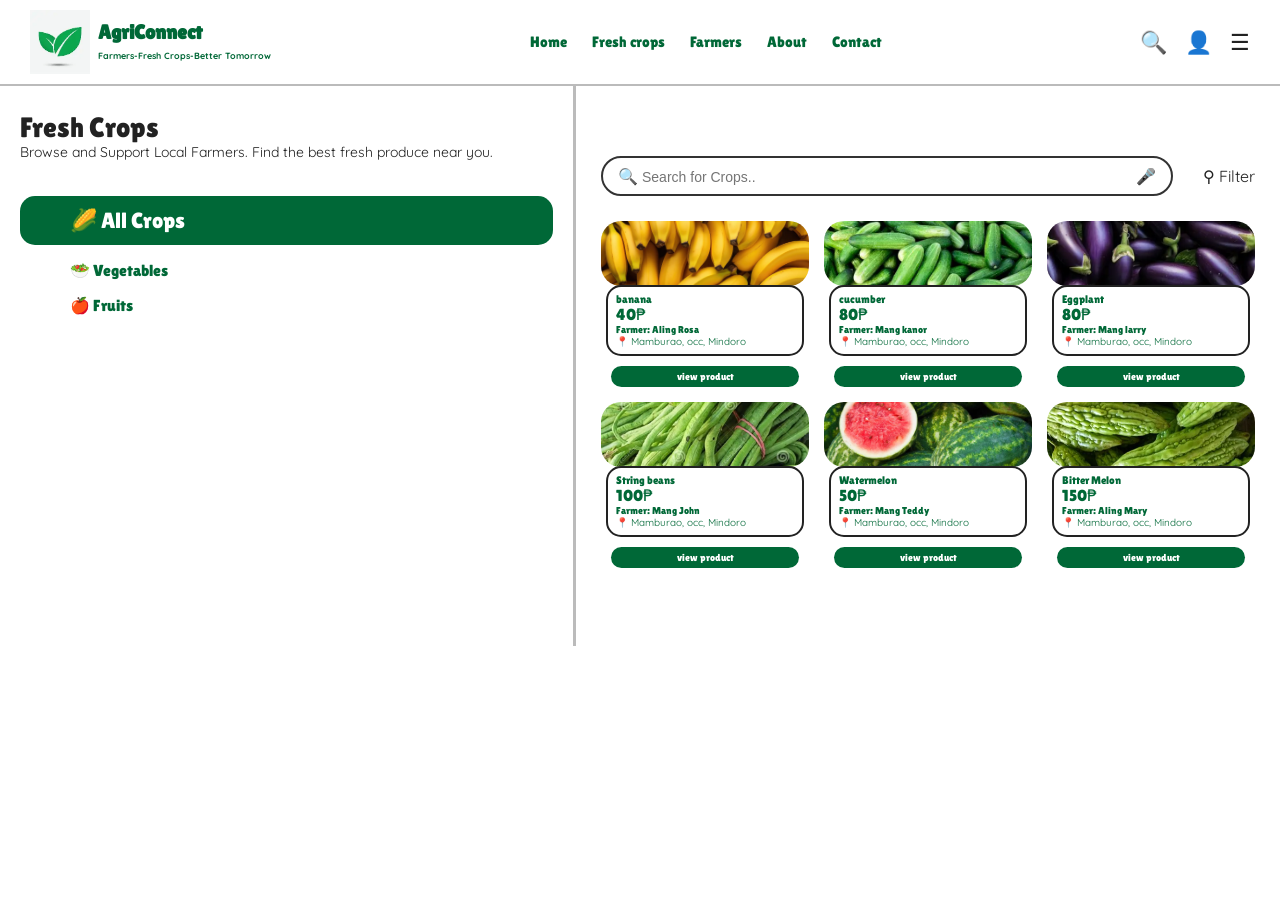
<file: crops.html>
<!DOCTYPE html>
<html lang="en">
<head>
  <meta charset="UTF-8">
  <meta name="viewport" content="width=device-width, initial-scale=1.0">
  <title>AgriConnect - Fresh Crops</title>
  <link href="https://fonts.googleapis.com/css2?family=Lilita+One&family=Quicksand:wght@400;600&display=swap" rel="stylesheet">
  <link rel="stylesheet" href="crops.css">
</head>
<body>
  <!-- ===== HEADER ===== -->
  <header class="navbar">
    <a href="index.html" class="logo">
      <img src="/images/OIP (7).webp" alt="AgriConnect logo">
      <div><b>AgriConnect</b><small>Farmers-Fresh Crops-Better Tomorrow</small></div>
    </a>
    <nav class="nav-links">
      <a href="index.html">Home</a>
      <a href="crops.html">Fresh crops</a>
      <a href="#">Farmers</a>
      <a href="#">About</a>
      <a href="#">Contact</a>
    </nav>
    <div class="nav-icons"><span>🔍</span><a href="login.html">👤</a><span>☰</span></div>
  </header>
  <div class="two-columns">
    <!-- LEFT: title + categories -->
    <aside class="sidebar">
      <h2>Fresh Crops</h2>
      <p>Browse and Support Local Farmers. Find the best fresh produce near you.</p>
      <div class="category active">🌽 All Crops</div>
      <div class="category">🥗 Vegetables</div>
      <div class="category">🍎 Fruits</div>
    </aside>
    <!-- RIGHT: search + grid of crops -->
    <main class="content">
      <div class="search-row">
        <div class="search-box"><span>🔍 <input type="text" placeholder="Search for Crops.."></span><span>🎤</span></div>
        <span>⚲ Filter</span>
      </div>
      <div class="grid">
      <div class="crop-card">
        <img src="/images/Bananas.webp" alt="banana">
        <div class="crop-info">
          <h4>banana</h4><div class="price">40₱</div>
          <div class="farmer">Farmer: Aling Rosa</div>
          <div class="place">📍 Mamburao, occ, Mindoro</div>
        </div>
        <a href="product.html" class="btn">view product</a>
      </div>
      <div class="crop-card">
        <img src="/images/OIP (3).webp" alt="cucumber">
        <div class="crop-info">
          <h4>cucumber</h4><div class="price">80₱</div>
          <div class="farmer">Farmer: Mang kanor</div>
          <div class="place">📍 Mamburao, occ, Mindoro</div>
        </div>
        <a href="product.html" class="btn">view product</a>
      </div>
      <div class="crop-card">
        <img src="/images/OIP (4).webp" alt="Eggplant">
        <div class="crop-info">
          <h4>Eggplant</h4><div class="price">80₱</div>
          <div class="farmer">Farmer: Mang larry</div>
          <div class="place">📍 Mamburao, occ, Mindoro</div>
        </div>
        <a href="product.html" class="btn">view product</a>
      </div>
      <div class="crop-card">
        <img src="/images/OIP (5).webp" alt="String beans">
        <div class="crop-info">
          <h4>String beans</h4><div class="price">100₱</div>
          <div class="farmer">Farmer: Mang John</div>
          <div class="place">📍 Mamburao, occ, Mindoro</div>
        </div>
        <a href="product.html" class="btn">view product</a>
      </div>
      <div class="crop-card">
        <img src="/images/GettyImages-127741243-5892285b3df78caebc8da2e8.jpg" alt="Watermelon">
        <div class="crop-info">
          <h4>Watermelon</h4><div class="price">50₱</div>
          <div class="farmer">Farmer: Mang Teddy</div>
          <div class="place">📍 Mamburao, occ, Mindoro</div>
        </div>
        <a href="product.html" class="btn">view product</a>
      </div>
      <div class="crop-card">
        <img src="/images/OIP (6).webp" alt="Bitter Melon">
        <div class="crop-info">
          <h4>Bitter Melon</h4><div class="price">150₱</div>
          <div class="farmer">Farmer: Aling Mary</div>
          <div class="place">📍 Mamburao, occ, Mindoro</div>
        </div>
        <a href="product.html" class="btn">view product</a>
      </div>
      </div>
    </main>
  </div>
</body>
</html>
</file>
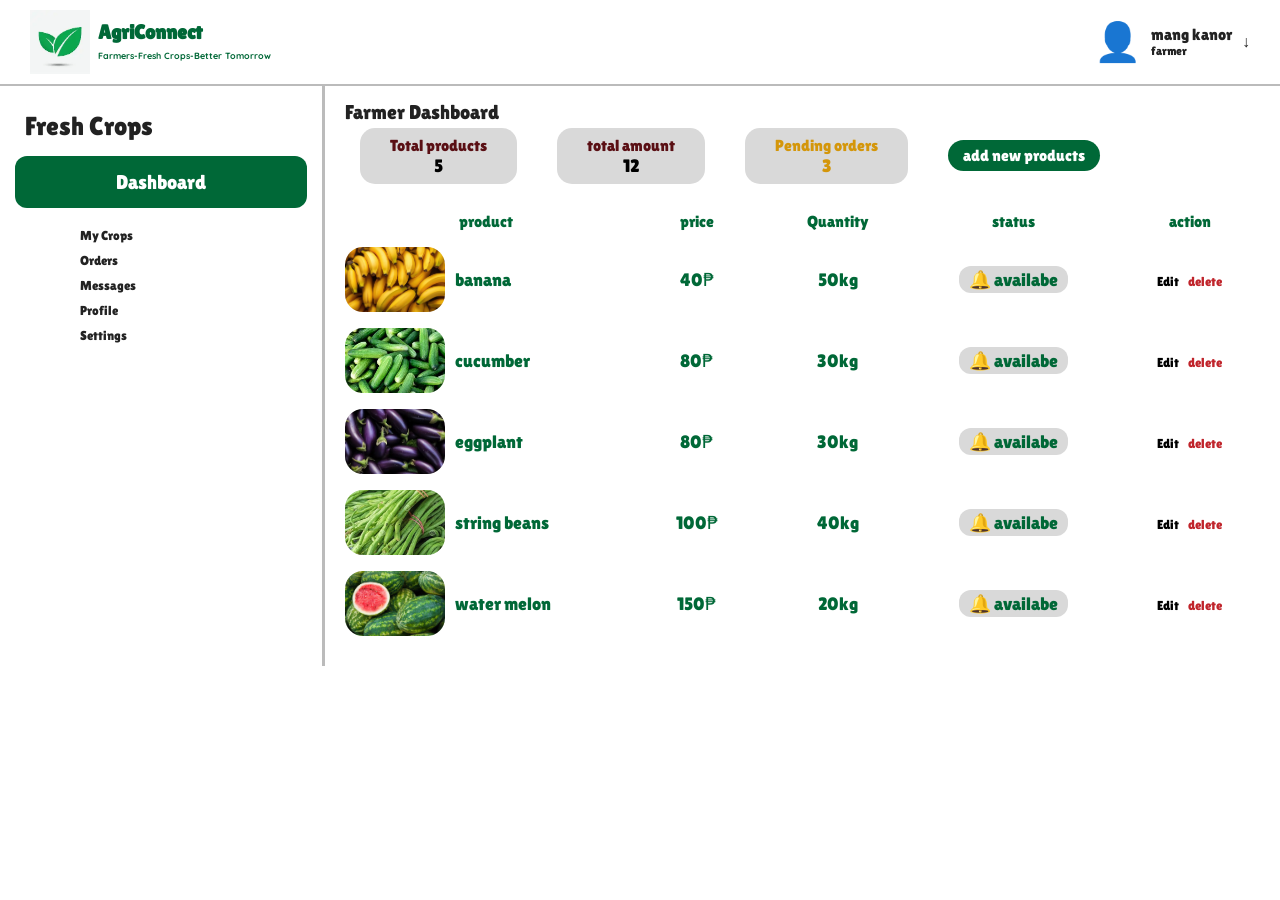
<file: dashboard.html>
<!DOCTYPE html>
<html lang="en">
<head>
  <meta charset="UTF-8">
  <meta name="viewport" content="width=device-width, initial-scale=1.0">
  <title>AgriConnect - Farmer Dashboard</title>
  <link href="https://fonts.googleapis.com/css2?family=Lilita+One&family=Quicksand:wght@400;600&display=swap" rel="stylesheet">
  <link rel="stylesheet" href="dashboard.css">
</head>
<body>
  <header class="navbar">
    <a href="index.html" class="logo">
      <img src="/images/OIP (7).webp" alt="AgriConnect logo">
      <div><b>AgriConnect</b><small>Farmers-Fresh Crops-Better Tomorrow</small></div>
    </a>
    <div class="user-box"><span class="avatar">👤</span><div>mang kanor<small>farmer</small></div> ↓</div>
  </header>
  <div class="dash-layout">
    <aside class="menu">
      <h2>Fresh Crops</h2>
      <a href="dashboard.html" class="active">Dashboard</a>
      <a href="#">My Crops</a><a href="orders.html">Orders</a><a href="messages.html">Messages</a>
      <a href="#">Profile</a><a href="#">Settings</a>
    </aside>
    <main class="main">
      <h2>Farmer Dashboard</h2>
      <div class="stats">
        <div class="stat">Total products<b>5</b></div>
        <div class="stat">total amount<b>12</b></div>
        <div class="stat orange">Pending orders<b>3</b></div>
        <a href="#" class="btn" style="padding:6px 15px; border-radius:20px">add new products</a>
      </div>
      <div class="table-row table-head"><div>product</div><div>price</div><div>Quantity</div><div>status</div><div>action</div></div>
      <div class="table-row">
        <div class="item"><img src="/images/Bananas.webp" alt="banana"> banana</div>
        <div>40₱</div><div>50kg</div><div><span class="status">🔔 availabe</span></div>
        <div><a href="#" class="edit">Edit</a> &nbsp; <a href="#" class="delete">delete</a></div>
      </div>
      <div class="table-row">
        <div class="item"><img src="/images/OIP (3).webp" alt="cucumber"> cucumber</div>
        <div>80₱</div><div>30kg</div><div><span class="status">🔔 availabe</span></div>
        <div><a href="#" class="edit">Edit</a> &nbsp; <a href="#" class="delete">delete</a></div>
      </div>
      <div class="table-row">
        <div class="item"><img src="/images/OIP (4).webp" alt="eggplant"> eggplant</div>
        <div>80₱</div><div>30kg</div><div><span class="status">🔔 availabe</span></div>
        <div><a href="#" class="edit">Edit</a> &nbsp; <a href="#" class="delete">delete</a></div>
      </div>
      <div class="table-row">
        <div class="item"><img src="/images/OIP (5).webp" alt="string beans"> string beans</div>
        <div>100₱</div><div>40kg</div><div><span class="status">🔔 availabe</span></div>
        <div><a href="#" class="edit">Edit</a> &nbsp; <a href="#" class="delete">delete</a></div>
      </div>
      <div class="table-row">
        <div class="item"><img src="/images/GettyImages-127741243-5892285b3df78caebc8da2e8.jpg" alt="water melon"> water melon</div>
        <div>150₱</div><div>20kg</div><div><span class="status">🔔 availabe</span></div>
        <div><a href="#" class="edit">Edit</a> &nbsp; <a href="#" class="delete">delete</a></div>
      </div>
    </main>
  </div>
</body>
</html>
</file>
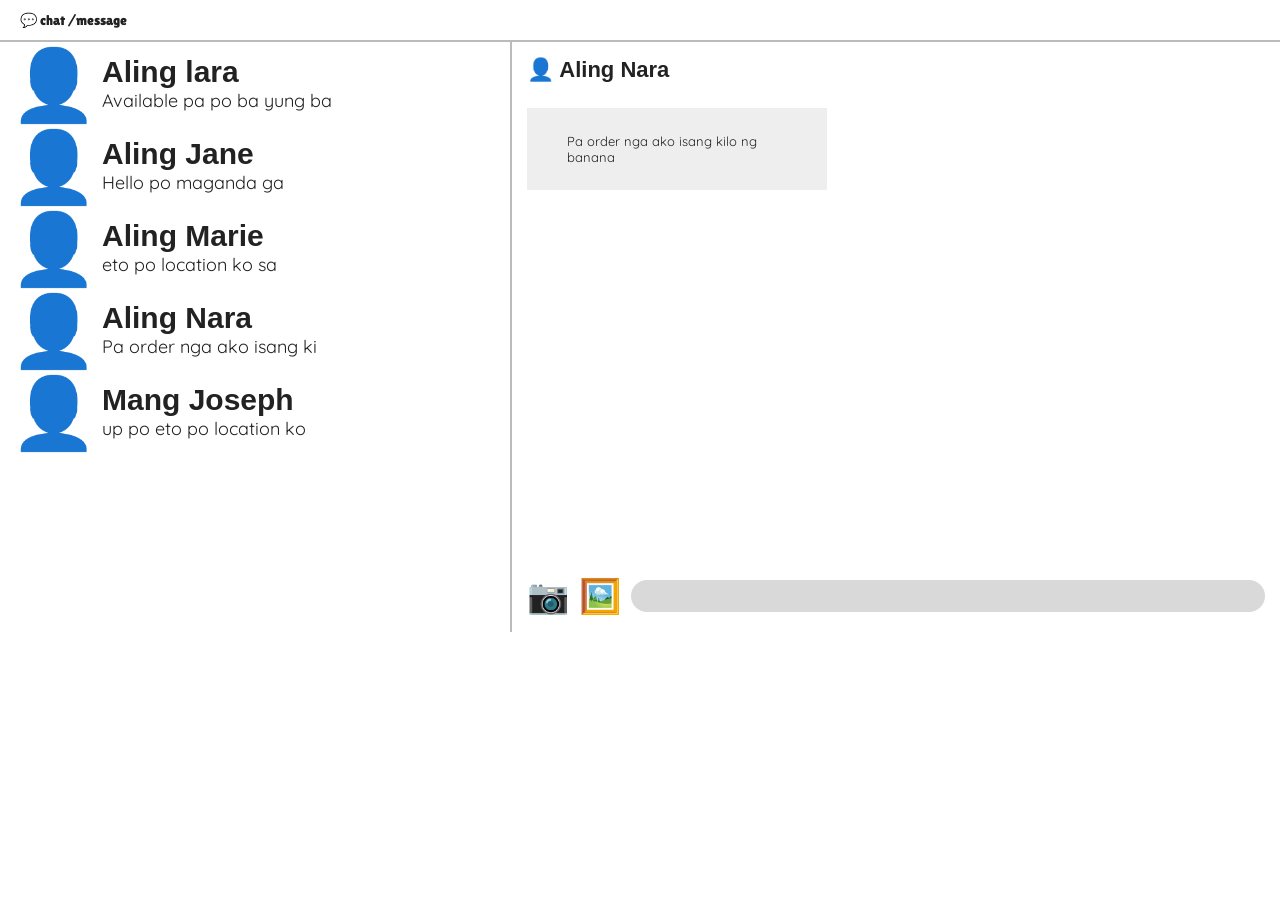
<file: messages.html>
<!DOCTYPE html>
<html lang="en">
<head>
  <meta charset="UTF-8">
  <meta name="viewport" content="width=device-width, initial-scale=1.0">
  <title>AgriConnect - Messages</title>
  <link href="https://fonts.googleapis.com/css2?family=Lilita+One&family=Quicksand:wght@400;600&display=swap" rel="stylesheet">
  <link rel="stylesheet" href="messages.css">
</head>
<body>
  <div class="chat-title">💬 chat /message</div>
  <div class="chat">
    <!-- LEFT: list of people -->
    <aside class="chat-list">
      <div class="person"><span class="pic">👤</span><div><b>Aling lara</b><span>Available pa po ba yung ba</span></div></div>
      <div class="person"><span class="pic">👤</span><div><b>Aling Jane</b><span>Hello po maganda ga</span></div></div>
      <div class="person"><span class="pic">👤</span><div><b>Aling Marie</b><span>eto po location ko sa</span></div></div>
      <div class="person"><span class="pic">👤</span><div><b>Aling Nara</b><span>Pa order nga ako isang ki</span></div></div>
      <div class="person"><span class="pic">👤</span><div><b>Mang Joseph</b><span>up po eto po location ko</span></div></div>
    </aside>
    <!-- RIGHT: the conversation -->
    <section class="chat-box">
      <h3>👤 Aling Nara</h3>
      <div class="bubble">Pa order nga ako isang kilo ng banana</div>
      <div class="chat-input"><span>📷</span><span>🖼️</span><input type="text"></div>
    </section>
  </div>
</body>
</html>
</file>
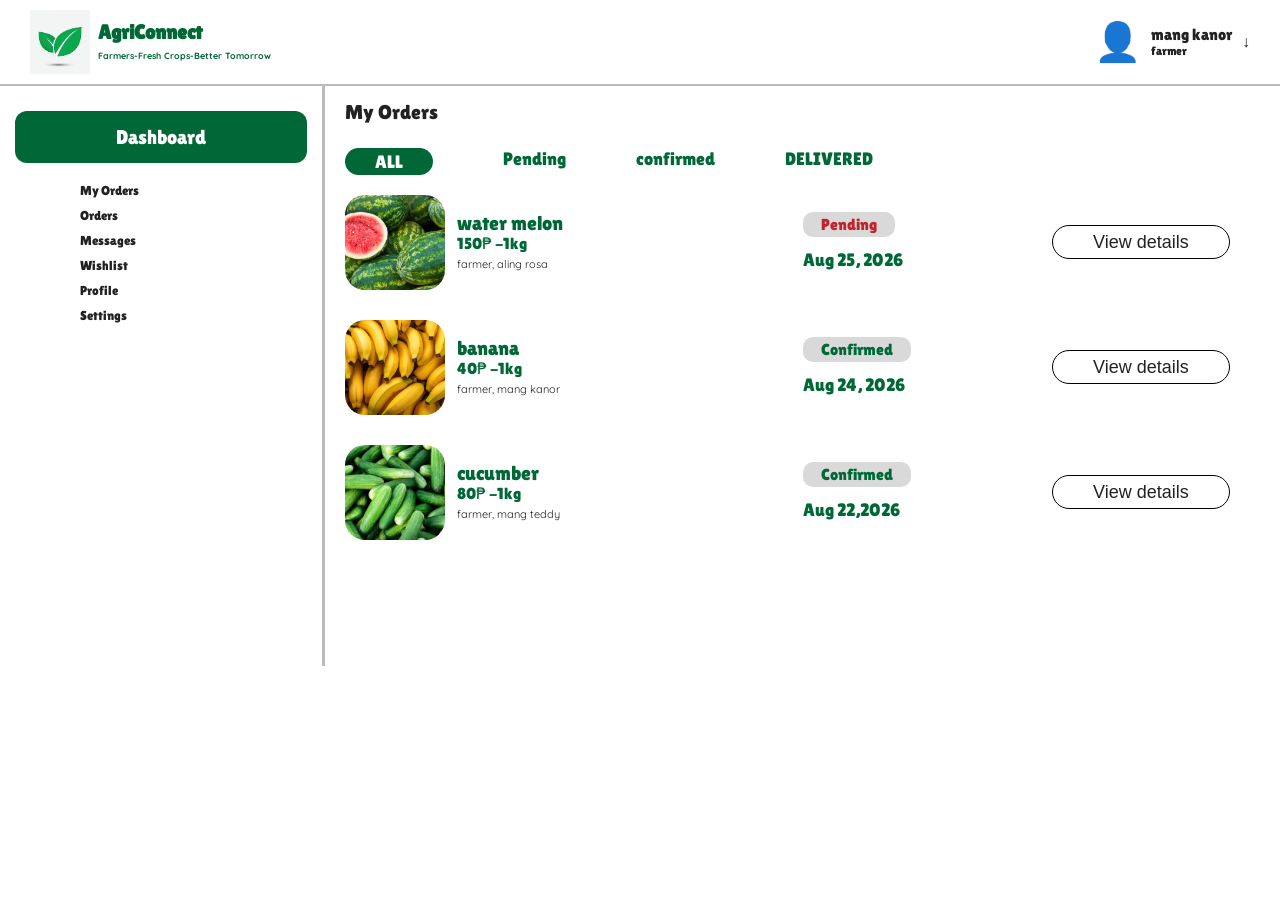
<file: orders.html>
<!DOCTYPE html>
<html lang="en">
<head>
  <meta charset="UTF-8">
  <meta name="viewport" content="width=device-width, initial-scale=1.0">
  <title>AgriConnect - My Orders</title>
  <link href="https://fonts.googleapis.com/css2?family=Lilita+One&family=Quicksand:wght@400;600&display=swap" rel="stylesheet">
  <link rel="stylesheet" href="orders.css">
</head>
<body>
  <header class="navbar">
    <a href="index.html" class="logo">
      <img src="/images/OIP (7).webp" alt="AgriConnect logo">
      <div><b>AgriConnect</b><small>Farmers-Fresh Crops-Better Tomorrow</small></div>
    </a>
    <div class="user-box"><span class="avatar">👤</span><div>mang kanor<small>farmer</small></div> ↓</div>
  </header>
  <div class="dash-layout">
    <aside class="menu">
      <a href="dashboard.html" class="active">Dashboard</a>
      <a href="#">My Orders</a><a href="orders.html">Orders</a><a href="messages.html">Messages</a>
      <a href="#">Wishlist</a><a href="#">Profile</a><a href="#">Settings</a>
    </aside>
    <main class="main">
      <h2>My Orders</h2>
      <div class="tabs"><span class="on">ALL</span><span>Pending</span><span>confirmed</span><span>DELIVERED</span></div>
      <div class="order">
        <div class="item"><img src="/images/GettyImages-127741243-5892285b3df78caebc8da2e8.jpg" alt="water melon"><div><h3>water melon</h3>150₱ -1kg<br><small>farmer, aling rosa</small></div></div>
        <div><span class="badge pending">Pending</span><span class="date">Aug 25, 2026</span></div>
        <div><a href="#" class="btn-details">View details</a></div>
      </div>
      <div class="order">
        <div class="item"><img src="/images/Bananas.webp" alt="banana"><div><h3>banana</h3>40₱ -1kg<br><small>farmer, mang kanor</small></div></div>
        <div><span class="badge ">Confirmed</span><span class="date">Aug 24, 2026</span></div>
        <div><a href="#" class="btn-details">View details</a></div>
      </div>
      <div class="order">
        <div class="item"><img src="/images/OIP (3).webp" alt="cucumber"><div><h3>cucumber</h3>80₱ -1kg<br><small>farmer, mang teddy</small></div></div>
        <div><span class="badge ">Confirmed</span><span class="date">Aug 22,2026</span></div>
        <div><a href="#" class="btn-details">View details</a></div>
      </div>
    </main>
  </div>
</body>
</html>
</file>
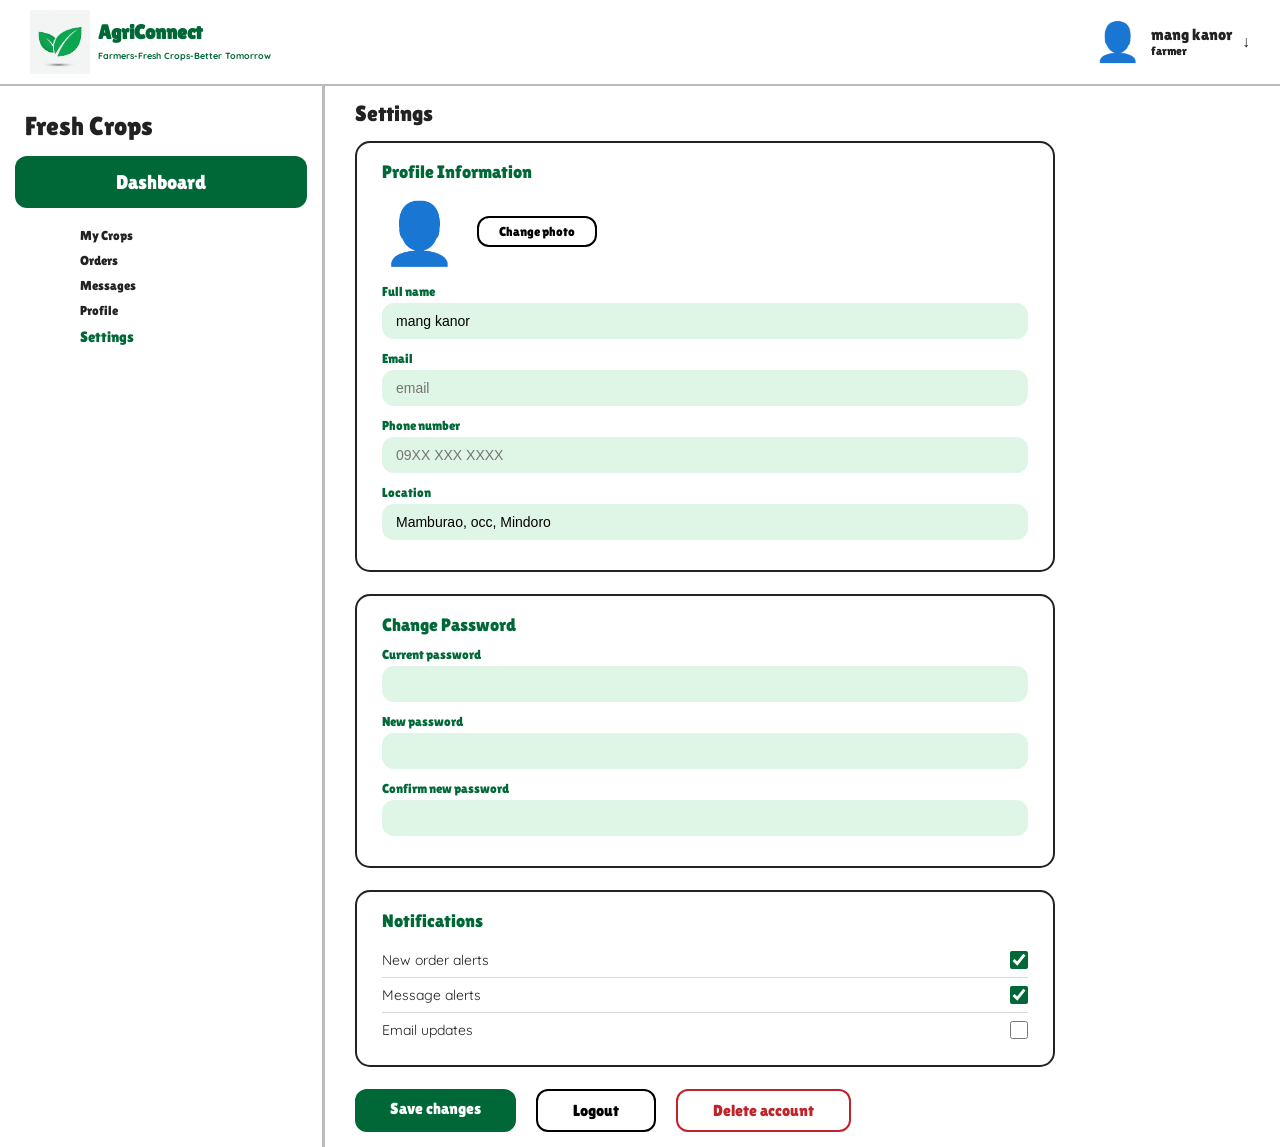
<file: settings.html>
<!DOCTYPE html>
<html lang="en">
<head>
  <meta charset="UTF-8">
  <meta name="viewport" content="width=device-width, initial-scale=1.0">
  <title>AgriConnect - Settings</title>
  <link href="https://fonts.googleapis.com/css2?family=Lilita+One&family=Quicksand:wght@400;600&display=swap" rel="stylesheet">
  <link rel="stylesheet" href="settings.css">
</head>
<body>

  <!-- ===== HEADER (logo sa kaliwa, user sa kanan) ===== -->
  <header class="navbar">
    <a href="index.html" class="logo">
      <img src="/images/OIP (7).webp" alt="AgriConnect logo">
      <div><b>AgriConnect</b><small>Farmers-Fresh Crops-Better Tomorrow</small></div>
    </a>
    <div class="user-box"><span class="avatar">👤</span><div>mang kanor<small>farmer</small></div> ↓</div>
  </header>

  <div class="dash-layout">

    <!-- ===== SIDEBAR ===== -->
    <aside class="menu">
      <h2>Fresh Crops</h2>
      <a href="dashboard.html" class="active">Dashboard</a>
      <a href="#">My Crops</a>
      <a href="orders.html">Orders</a>
      <a href="messages.html">Messages</a>
      <a href="#">Profile</a>
      <a href="settings.html" class="current">Settings</a>
    </aside>

    <!-- ===== MAIN: ang mga settings ===== -->
    <main class="main">
      <h2>Settings</h2>

      <!-- 1. Profile -->
      <section class="box">
        <h3>Profile Information</h3>
        <div class="photo-row">
          <span class="avatar">👤</span>
          <a href="#" class="btn btn-outline" style="padding:6px 20px; font-size:13px">Change photo</a>
        </div>
        <div class="field"><label>Full name</label><input type="text" value="mang kanor"></div>
        <div class="field"><label>Email</label><input type="email" placeholder="email"></div>
        <div class="field"><label>Phone number</label><input type="text" placeholder="09XX XXX XXXX"></div>
        <div class="field"><label>Location</label><input type="text" value="Mamburao, occ, Mindoro"></div>
      </section>

      <!-- 2. Password -->
      <section class="box">
        <h3>Change Password</h3>
        <div class="field"><label>Current password</label><input type="password"></div>
        <div class="field"><label>New password</label><input type="password"></div>
        <div class="field"><label>Confirm new password</label><input type="password"></div>
      </section>

      <!-- 3. Notifications -->
      <section class="box">
        <h3>Notifications</h3>
        <label class="option">New order alerts <input type="checkbox" checked></label>
        <label class="option">Message alerts <input type="checkbox" checked></label>
        <label class="option">Email updates <input type="checkbox"></label>
      </section>

      <!-- Mga pindutan sa baba -->
      <div class="button-row">
        <a href="dashboard.html" class="btn">Save changes</a>
        <a href="login.html" class="btn btn-outline">Logout</a>
        <a href="#" class="btn btn-danger">Delete account</a>
      </div>
    </main>
  </div>
</body>
</html>
</file>
<file: crops.css>
/* crops.css - styles para sa crops.html lang */

/* ---------- 1. BASICS ---------- */
/* Colors are saved as variables so you can change them in one place */
:root {
  --green: #006837;
  --light-green: #dff5e5;
  --lime: #b5e655;
  --dark: #222;
  --gray: #d9d9d9;
}
* { margin: 0; padding: 0; box-sizing: border-box; }
body { font-family: 'Quicksand', Arial, sans-serif; color: var(--dark); background: #fff; }
a { text-decoration: none; color: inherit; }
h1, h2, h3, .title, .nav-links a, .btn { font-family: 'Lilita One', Arial, sans-serif; }

/* Green rounded button used everywhere */
.btn {
  display: inline-block; background: var(--green); color: #fff;
  padding: 10px 40px; border-radius: 12px; border: none;
  cursor: pointer; font-size: 16px; text-align: center;
}
.btn-outline { background: #fff; color: #000; border: 2px solid #000; }

/* ---------- 2. HEADER (top bar) ---------- */
.navbar {
  display: flex; align-items: center; justify-content: space-between;
  padding: 10px 30px; border-bottom: 2px solid #bbb; background: #fff;
}
.logo { display: flex; align-items: center; gap: 8px; }
.logo img { width: 60px; }
.logo b { display: block; font-family: 'Lilita One'; font-size: 20px; color: var(--green); }
.logo small { font-size: 9px; font-weight: bold; color: var(--green); }
.nav-links { display: flex; gap: 25px; }
.nav-links a { color: var(--green); font-size: 15px; }
.nav-icons { display: flex; gap: 18px; font-size: 22px; }
/* user box on the right (farmer pages) */
.user-box { display: flex; align-items: center; gap: 10px; font-family: 'Lilita One'; }
.user-box small { display: block; font-size: 12px; }
.user-box .avatar { font-size: 38px; }

/* ---------- 4. CROP CARDS (used on Home, Fresh Crops, Product) ---------- */
.crop-row { display: flex; justify-content: space-around; padding: 10px 20px 30px; flex-wrap: wrap; gap: 15px; }
.crop-card { width: 150px; text-align: center; }
.crop-card img { width: 100%; height: 65px; object-fit: cover; border-radius: 20px; }
/* white box with a black border under the picture */
.crop-info {
  border: 2px solid #222; border-radius: 15px; background: #fff;
  margin: -5px 5px 8px; padding: 6px 8px; text-align: left; position: relative;
}
.crop-info h4 { font-family: 'Lilita One'; font-size: 11px; color: var(--green); font-weight: normal; }
.crop-info .price { font-family: 'Lilita One'; font-size: 16px; color: var(--green); }
.crop-info .farmer { font-family: 'Lilita One'; font-size: 10px; color: var(--green); }
.crop-info .place { font-size: 10px; color: var(--green); }
.crop-card .btn { padding: 5px 0; width: 90%; font-size: 10px; border-radius: 20px; }

/* ---------- 5. FRESH CROPS PAGE ---------- */
.two-columns { display: flex; min-height: 560px; }
.sidebar { width: 45%; padding: 25px 20px; border-right: 3px solid #bbb; }
.sidebar h2 { font-size: 28px; font-weight: normal; }
.sidebar p { font-size: 14px; margin-bottom: 35px; }
.category { display: flex; align-items: center; gap: 15px; color: var(--green); font-family: 'Lilita One'; padding: 8px 50px; }
.category.active { background: var(--green); color: #fff; border-radius: 15px; font-size: 22px; padding: 12px 50px; margin-bottom: 8px; }
.content { width: 55%; padding: 70px 25px 20px; }
.search-row { display: flex; align-items: center; gap: 30px; margin-bottom: 25px; }
.search-box { flex: 1; border: 2px solid #333; border-radius: 30px; padding: 8px 15px; display: flex; justify-content: space-between; }
.search-box input { border: none; outline: none; width: 80%; font-size: 14px; }
.grid { display: grid; grid-template-columns: repeat(3, 1fr); gap: 15px; }
.grid .crop-card { width: 100%; }
</file>
<file: dashboard.css>
/* dashboard.css - styles para sa dashboard.html lang */

/* ---------- 1. BASICS ---------- */
/* Colors are saved as variables so you can change them in one place */
:root {
  --green: #006837;
  --light-green: #dff5e5;
  --lime: #b5e655;
  --dark: #222;
  --gray: #d9d9d9;
}
* { margin: 0; padding: 0; box-sizing: border-box; }
body { font-family: 'Quicksand', Arial, sans-serif; color: var(--dark); background: #fff; }
a { text-decoration: none; color: inherit; }
h1, h2, h3, .title, .nav-links a, .btn { font-family: 'Lilita One', Arial, sans-serif; }

/* Green rounded button used everywhere */
.btn {
  display: inline-block; background: var(--green); color: #fff;
  padding: 10px 40px; border-radius: 12px; border: none;
  cursor: pointer; font-size: 16px; text-align: center;
}
.btn-outline { background: #fff; color: #000; border: 2px solid #000; }

/* ---------- 2. HEADER (top bar) ---------- */
.navbar {
  display: flex; align-items: center; justify-content: space-between;
  padding: 10px 30px; border-bottom: 2px solid #bbb; background: #fff;
}
.logo { display: flex; align-items: center; gap: 8px; }
.logo img { width: 60px; }
.logo b { display: block; font-family: 'Lilita One'; font-size: 20px; color: var(--green); }
.logo small { font-size: 9px; font-weight: bold; color: var(--green); }
.nav-links { display: flex; gap: 25px; }
.nav-links a { color: var(--green); font-size: 15px; }
.nav-icons { display: flex; gap: 18px; font-size: 22px; }
/* user box on the right (farmer pages) */
.user-box { display: flex; align-items: center; gap: 10px; font-family: 'Lilita One'; }
.user-box small { display: block; font-size: 12px; }
.user-box .avatar { font-size: 38px; }

/* ---------- 8. FARMER DASHBOARD ---------- */
.dash-layout { display: flex; min-height: 580px; }
.menu { width: 325px; border-right: 3px solid #bbb; padding: 25px 15px; }
.menu h2 { font-size: 26px; font-weight: normal; margin: 0 0 15px 10px; }
.menu .active { display: block; background: var(--green); color: #fff; padding: 15px 70px; border-radius: 12px; font-family: 'Lilita One'; font-size: 20px; margin-bottom: 15px; text-align: center; }
.menu a { display: block; font-family: 'Lilita One'; font-size: 13px; padding: 5px 0 5px 65px; }
.main { flex: 1; padding: 15px 20px; }
.main h2 { font-weight: normal; font-size: 20px; }
.stats { display: flex; gap: 40px; align-items: center; margin: 5px 0 20px 15px; }
.stat { background: var(--gray); border-radius: 15px; padding: 8px 30px; text-align: center; font-family: 'Lilita One'; color: #5a0f14; }
.stat b { display: block; color: #000; font-size: 18px; font-weight: normal; }
.stat.orange { color: #d4960a; } .stat.orange b { color: #d4960a; }
.table-row { display: grid; grid-template-columns: 2fr 1fr 1fr 1.5fr 1fr; align-items: center; padding: 8px 0; font-family: 'Lilita One'; color: var(--green); font-size: 18px; text-align: center; }
.table-head { font-size: 16px; }
.table-row .item { display: flex; align-items: center; gap: 10px; text-align: left; }
.table-row .item img { width: 100px; height: 65px; object-fit: cover; border-radius: 18px; }
.status { background: var(--gray); border-radius: 12px; padding: 3px 10px; }
.edit { color: #000; font-size: 13px; } .delete { color: #c0242b; font-size: 13px; }
</file>
<file: messages.css>
/* messages.css - styles para sa messages.html lang */

/* ---------- 1. BASICS ---------- */
/* Colors are saved as variables so you can change them in one place */
:root {
  --green: #006837;
  --light-green: #dff5e5;
  --lime: #b5e655;
  --dark: #222;
  --gray: #d9d9d9;
}
* { margin: 0; padding: 0; box-sizing: border-box; }
body { font-family: 'Quicksand', Arial, sans-serif; color: var(--dark); background: #fff; }
a { text-decoration: none; color: inherit; }
h1, h2, h3, .title, .nav-links a, .btn { font-family: 'Lilita One', Arial, sans-serif; }

/* Green rounded button used everywhere */
.btn {
  display: inline-block; background: var(--green); color: #fff;
  padding: 10px 40px; border-radius: 12px; border: none;
  cursor: pointer; font-size: 16px; text-align: center;
}
.btn-outline { background: #fff; color: #000; border: 2px solid #000; }

/* ---------- 10. MESSAGES ---------- */
.chat-title { padding: 12px 20px; font-family: 'Lilita One'; border-bottom: 2px solid #bbb; font-size: 14px; }
.chat { display: flex; height: 590px; }
.chat-list { width: 40%; border-right: 2px solid #bbb; overflow: hidden; }
.person { display: flex; align-items: center; gap: 5px; padding: 6px 10px; }
.person .pic { font-size: 70px; line-height: 1; }
.person b { display: block; font-family: Arial; font-size: 30px; }
.person span { font-size: 18px; }
.chat-box { flex: 1; position: relative; padding: 15px; }
.chat-box h3 { font-family: Arial; font-size: 22px; margin-bottom: 25px; }
.bubble { background: #eee; padding: 25px 40px; width: 300px; font-size: 13px; margin-bottom: 20px; }
.chat-input { position: absolute; bottom: 15px; left: 15px; right: 15px; display: flex; align-items: center; gap: 10px; font-size: 34px; }
.chat-input input { flex: 1; height: 32px; background: var(--gray); border: none; border-radius: 20px; padding: 0 15px; }
</file>
<file: orders.css>
/* orders.css - styles para sa orders.html lang */

/* ---------- 1. BASICS ---------- */
/* Colors are saved as variables so you can change them in one place */
:root {
  --green: #006837;
  --light-green: #dff5e5;
  --lime: #b5e655;
  --dark: #222;
  --gray: #d9d9d9;
}
* { margin: 0; padding: 0; box-sizing: border-box; }
body { font-family: 'Quicksand', Arial, sans-serif; color: var(--dark); background: #fff; }
a { text-decoration: none; color: inherit; }
h1, h2, h3, .title, .nav-links a, .btn { font-family: 'Lilita One', Arial, sans-serif; }

/* Green rounded button used everywhere */
.btn {
  display: inline-block; background: var(--green); color: #fff;
  padding: 10px 40px; border-radius: 12px; border: none;
  cursor: pointer; font-size: 16px; text-align: center;
}
.btn-outline { background: #fff; color: #000; border: 2px solid #000; }

/* ---------- 2. HEADER (top bar) ---------- */
.navbar {
  display: flex; align-items: center; justify-content: space-between;
  padding: 10px 30px; border-bottom: 2px solid #bbb; background: #fff;
}
.logo { display: flex; align-items: center; gap: 8px; }
.logo img { width: 60px; }
.logo b { display: block; font-family: 'Lilita One'; font-size: 20px; color: var(--green); }
.logo small { font-size: 9px; font-weight: bold; color: var(--green); }
.nav-links { display: flex; gap: 25px; }
.nav-links a { color: var(--green); font-size: 15px; }
.nav-icons { display: flex; gap: 18px; font-size: 22px; }
/* user box on the right (farmer pages) */
.user-box { display: flex; align-items: center; gap: 10px; font-family: 'Lilita One'; }
.user-box small { display: block; font-size: 12px; }
.user-box .avatar { font-size: 38px; }

/* ---------- 8. FARMER DASHBOARD ---------- */
.dash-layout { display: flex; min-height: 580px; }
.menu { width: 325px; border-right: 3px solid #bbb; padding: 25px 15px; }
.menu h2 { font-size: 26px; font-weight: normal; margin: 0 0 15px 10px; }
.menu .active { display: block; background: var(--green); color: #fff; padding: 15px 70px; border-radius: 12px; font-family: 'Lilita One'; font-size: 20px; margin-bottom: 15px; text-align: center; }
.menu a { display: block; font-family: 'Lilita One'; font-size: 13px; padding: 5px 0 5px 65px; }
.main { flex: 1; padding: 15px 20px; }
.main h2 { font-weight: normal; font-size: 20px; }
.stats { display: flex; gap: 40px; align-items: center; margin: 5px 0 20px 15px; }
.stat { background: var(--gray); border-radius: 15px; padding: 8px 30px; text-align: center; font-family: 'Lilita One'; color: #5a0f14; }
.stat b { display: block; color: #000; font-size: 18px; font-weight: normal; }
.stat.orange { color: #d4960a; } .stat.orange b { color: #d4960a; }
.table-row { display: grid; grid-template-columns: 2fr 1fr 1fr 1.5fr 1fr; align-items: center; padding: 8px 0; font-family: 'Lilita One'; color: var(--green); font-size: 18px; text-align: center; }
.table-head { font-size: 16px; }
.table-row .item { display: flex; align-items: center; gap: 10px; text-align: left; }
.table-row .item img { width: 100px; height: 65px; object-fit: cover; border-radius: 18px; }
.status { background: var(--gray); border-radius: 12px; padding: 3px 10px; }
.edit { color: #000; font-size: 13px; } .delete { color: #c0242b; font-size: 13px; }

/* ---------- 9. MY ORDERS ---------- */
.tabs { display: flex; gap: 70px; margin: 25px 0 5px 0; font-family: 'Lilita One'; color: var(--green); font-size: 18px; }
.tabs .on { background: var(--green); color: #fff; padding: 3px 30px; border-radius: 20px; }
.order { display: grid; grid-template-columns: 2.2fr 1.2fr 1fr; align-items: center; padding: 15px 0; }
.order .item { display: flex; gap: 12px; align-items: center; font-family: 'Lilita One'; color: var(--green); }
.order .item img { width: 100px; height: 95px; object-fit: cover; border-radius: 20px; }
.order .item h3 { font-weight: normal; font-size: 20px; }
.order .item small { color: #222; font-family: 'Quicksand'; font-size: 11px; }
.order .date { display: block; margin-top: 15px; font-family: 'Lilita One'; color: var(--green); font-size: 18px; }
.badge { background: var(--gray); padding: 3px 18px; border-radius: 10px; font-family: 'Lilita One'; color: var(--green); }
.badge.pending { color: #c0242b; }
.btn-details { border: 1px solid #000; border-radius: 20px; padding: 6px 40px; font-size: 18px; font-family: Arial; }
</file>
<file: settings.css>
/* settings.css - styles para sa settings.html lang */

/* ---------- 1. BASICS ---------- */
/* Colors are saved as variables so you can change them in one place */
:root {
  --green: #006837;
  --light-green: #dff5e5;
  --lime: #b5e655;
  --dark: #222;
  --gray: #d9d9d9;
}
* { margin: 0; padding: 0; box-sizing: border-box; }
body { font-family: 'Quicksand', Arial, sans-serif; color: var(--dark); background: #fff; }
a { text-decoration: none; color: inherit; }
h1, h2, h3, .title, .nav-links a, .btn { font-family: 'Lilita One', Arial, sans-serif; }

/* Green rounded button used everywhere */
.btn {
  display: inline-block; background: var(--green); color: #fff;
  padding: 10px 40px; border-radius: 12px; border: none;
  cursor: pointer; font-size: 16px; text-align: center;
}
.btn-outline { background: #fff; color: #000; border: 2px solid #000; }

/* ---------- 2. HEADER (top bar) ---------- */
.navbar {
  display: flex; align-items: center; justify-content: space-between;
  padding: 10px 30px; border-bottom: 2px solid #bbb; background: #fff;
}
.logo { display: flex; align-items: center; gap: 8px; }
.logo img { width: 60px; }
.logo b { display: block; font-family: 'Lilita One'; font-size: 20px; color: var(--green); }
.logo small { font-size: 9px; font-weight: bold; color: var(--green); }
.nav-links { display: flex; gap: 25px; }
.nav-links a { color: var(--green); font-size: 15px; }
.nav-icons { display: flex; gap: 18px; font-size: 22px; }
/* user box on the right (farmer pages) */
.user-box { display: flex; align-items: center; gap: 10px; font-family: 'Lilita One'; }
.user-box small { display: block; font-size: 12px; }
.user-box .avatar { font-size: 38px; }


/* ---------- 3. LAYOUT (sidebar sa kaliwa, laman sa kanan) ---------- */
.dash-layout { display: flex; min-height: 580px; }
.menu { width: 325px; border-right: 3px solid #bbb; padding: 25px 15px; }
.menu h2 { font-size: 26px; font-weight: normal; margin: 0 0 15px 10px; }
.menu .active { display: block; background: var(--green); color: #fff; padding: 15px 70px; border-radius: 12px; font-family: 'Lilita One'; font-size: 20px; margin-bottom: 15px; text-align: center; }
.menu a { display: block; font-family: 'Lilita One'; font-size: 13px; padding: 5px 0 5px 65px; }
.menu a.current { color: var(--green); font-size: 15px; }   /* "Settings" na kasalukuyang page */
.main { flex: 1; padding: 15px 30px; }
.main h2 { font-weight: normal; font-size: 22px; margin-bottom: 15px; }

/* ---------- 4. SETTINGS BOXES ---------- */
/* Bawat grupo (Profile, Password, Notifications) ay isang .box */
.box { border: 2px solid #222; border-radius: 15px; padding: 18px 25px; margin-bottom: 22px; max-width: 700px; }
.box h3 { color: var(--green); font-size: 18px; font-weight: normal; margin-bottom: 12px; }

/* Larawan + pindutan ng profile picture */
.photo-row { display: flex; align-items: center; gap: 20px; margin-bottom: 15px; }
.photo-row .avatar { font-size: 60px; }

/* Label + input (isang linya bawat field) */
.field { margin-bottom: 12px; }
.field label { display: block; font-family: 'Lilita One'; color: var(--green); font-size: 13px; margin-bottom: 4px; }
.field input {
  width: 100%; padding: 10px 14px; border: none; border-radius: 12px;
  background: var(--light-green); font-size: 14px; outline: none;
}

/* Notifications: isang linya bawat choice, nasa kanan ang checkbox */
.option { display: flex; justify-content: space-between; align-items: center; padding: 8px 0; border-bottom: 1px solid var(--gray); font-size: 14px; }
.option:last-child { border-bottom: none; }
.option input { width: 18px; height: 18px; accent-color: var(--green); }  /* kulay ng check */

/* ---------- 5. BUTTONS SA BABA ---------- */
.button-row { display: flex; gap: 20px; max-width: 700px; }
.button-row .btn { padding: 10px 35px; }
.btn-danger { background: #fff; color: #c0242b; border: 2px solid #c0242b; }  /* delete account */
</file>
